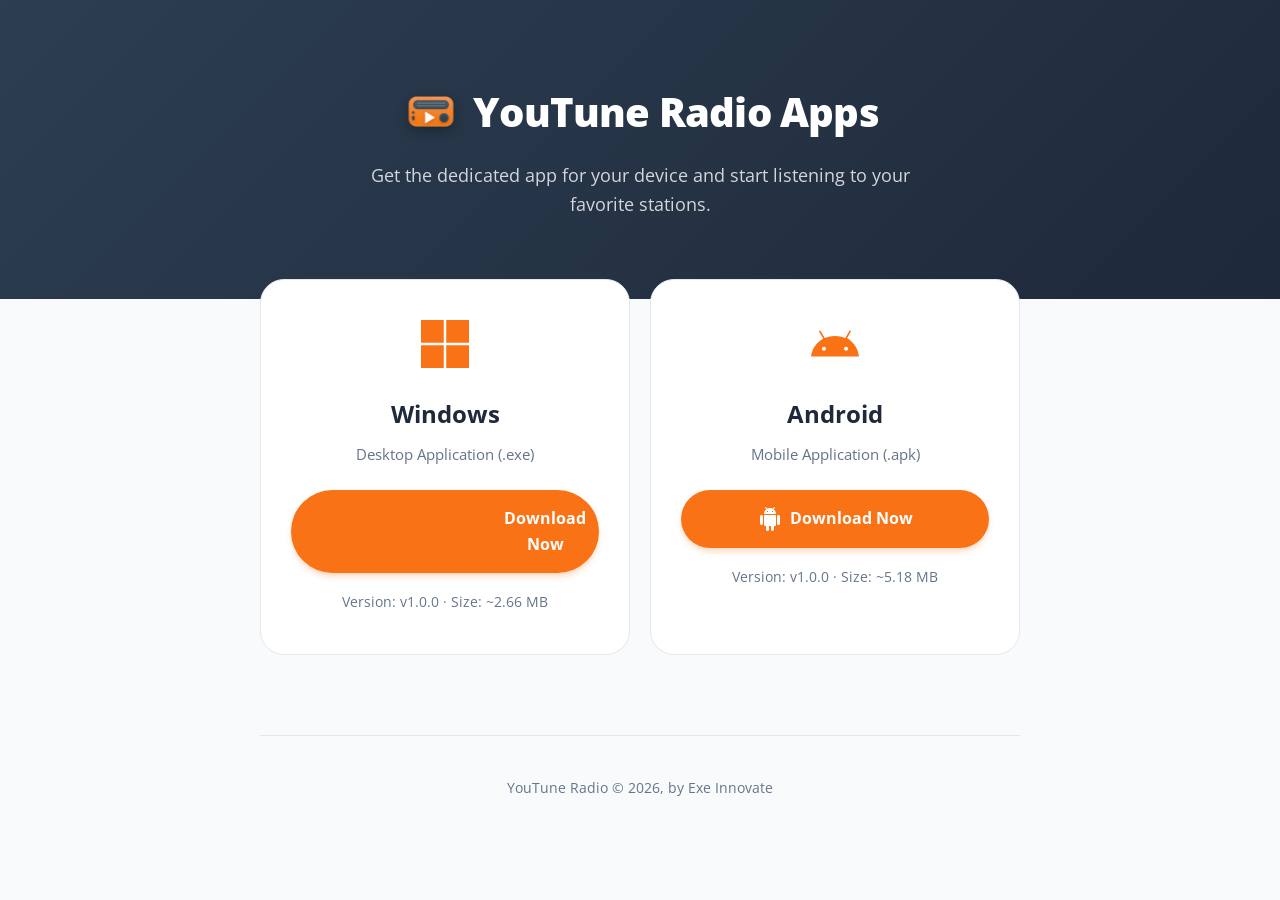
<file: download/index.html>
<!DOCTYPE html>
<html lang="en">
<head>
    <meta charset="UTF-8">
    <meta name="viewport" content="width=device-width, initial-scale=1.0">
    <title>Download YouTune Radio</title>
    <link rel="icon" href="icon-192.png" type="image/png" />
        <meta name="theme-color" content="#2c3e50">
        <script>
            function applyDownloadTheme(isDark) {
                document.documentElement.classList.toggle('dark-mode', isDark);
                const meta = document.querySelector('meta[name="theme-color"]');
                if (meta) meta.setAttribute('content', isDark ? '#111827' : '#2c3e50');
            }
            if (localStorage.getItem('yt_theme') === 'dark') {
                applyDownloadTheme(true);
            } else {
                applyDownloadTheme(false);
            }
        </script>
    <link href="https://fonts.googleapis.com/icon?family=Material+Icons" rel="stylesheet">
    <link href="https://fonts.googleapis.com/css2?family=Open+Sans:wght@400;600;700;800&display=swap" rel="stylesheet">
    <style>
        :root {
            --accent: #f97316;
            --accent-hover: #ea580c;
            --bg-main: #f8fafc;
            --text-dark: #1e293b;
            --text-grey: #64748b;
            --card-bg: #ffffff;
            --border-color: #e2e8f0;
            --header-bg: #2c3e50;
        }

        * { 
            box-sizing: border-box; 
            margin: 0; 
            padding: 0; 
            -webkit-tap-highlight-color: transparent;
            -webkit-user-select: none;
            user-select: none;
        }

        body {
            font-family: 'Open Sans', -apple-system, BlinkMacSystemFont, "Segoe UI", Roboto, Helvetica, Arial, sans-serif;
            background: var(--bg-main);
            color: var(--text-dark);
            line-height: 1.6;
        }

        /* Header */
        .download-header {
            text-align: center;
            padding: 80px 20px;
            background: linear-gradient(135deg, #2c3e50 0%, #1e293b 100%);
            color: white;
        }

        .logo-area {
            display: flex;
            align-items: center;
            justify-content: center;
            gap: 12px;
            margin-bottom: 16px;
        }

        .logo-icon-img {
            width: 60px;
            height: 60px;
            object-fit: contain;
            filter: drop-shadow(0 4px 6px rgba(0, 0, 0, 0.3));
        }

        .download-header h1 {
            font-size: 2.5rem;
            color: white;
            margin: 0;
            letter-spacing: -0.02em;
            font-weight: 800;
        }

        .download-header p {
            color: rgba(255, 255, 255, 0.8);
            font-size: 1.15rem;
            max-width: 600px;
            margin: 0 auto;
        }

        .download-info {
            margin-top: 18px;
            color: var(--text-grey);
            font-size: 0.88rem;
            text-align: center;
        }
        .container {
            max-width: 800px;
            margin: -40px auto 60px;
            padding: 0 20px;
            text-align: center;
        }

        /* Download Grid */
        .download-grid {
            display: grid;
            grid-template-columns: repeat(auto-fit, minmax(280px, 1fr));
            gap: 20px;
            margin-top: 20px;
        }

        /* Cards */
        .download-card {
            background: var(--card-bg);
            border-radius: 24px;
            border: 1px solid var(--border-color);
            padding: 40px 30px;
            transition: all 0.3s cubic-bezier(0.4, 0, 0.2, 1);
            display: flex;
            flex-direction: column;
            align-items: center;
            color: inherit;
        }

        .download-card:hover {
            transform: translateY(-8px);
            box-shadow: 0 20px 25px -5px rgba(0, 0, 0, 0.05);
        }

        .platform-icon {
            margin-bottom: 20px;
        }

        .platform-icon svg {
            width: 48px;
            height: 48px;
            fill: var(--accent);
        }

        .download-card h2 {
            font-size: 1.5rem;
            font-weight: 700;
            margin-bottom: 8px;
            color: var(--text-dark);
        }

        .download-card p {
            color: var(--text-grey);
            font-size: 0.95rem;
            margin-bottom: 24px;
        }

        /* Button */
        .download-btn {
            display: inline-flex;
            align-items: center;
            justify-content: center;
            gap: 8px;
            background: var(--accent);
            color: white;
            padding: 16px 0;
            width: 100%;
            border-radius: 999px;
            font-weight: 700;
            font-size: 1rem;
            transition: all 0.2s;
            text-decoration: none;
            box-shadow: 0 4px 6px -1px rgba(249, 115, 22, 0.3);
            cursor: pointer;
        }

        .download-btn:hover {
            background: var(--accent-hover);
            box-shadow: 0 10px 15px -3px rgba(249, 115, 22, 0.4);
            transform: scale(1.02);
        }

        /* Footer */
        .footer-note {
            margin-top: 80px;
            padding-top: 40px;
            border-top: 1px solid var(--border-color);
            text-align: center;
            color: var(--text-grey);
            font-size: 0.9rem;
        }

        /* --- Mobile Optimizations --- */
        @media (max-width: 640px) {
            .download-header {
                padding: 40px 15px 60px;
            }

            .download-header h1 {
                font-size: 1.75rem;
            }

            .download-header p {
                font-size: 0.95rem;
            }

            .container {
                margin-top: -25px;
                padding: 0 12px;
            }

            .download-grid {
                grid-template-columns: 1fr;
                gap: 12px;
            }

            .download-card {
                padding: 20px 16px; /* Significantly reduced card size */
                border-radius: 16px;
            }

            .platform-icon {
                margin-bottom: 12px;
            }

            .platform-icon svg {
                width: 32px; /* Smaller icons */
                height: 32px;
            }

            .download-card h2 {
                font-size: 1.2rem;
                margin-bottom: 4px;
            }

            .download-card p {
                font-size: 0.85rem;
                margin-bottom: 16px;
            }

            .download-btn {
                padding: 12px 0;
                font-size: 0.9rem;
            }

            .footer-note {
                margin-top: 30px;
            }
        }

        html.dark-mode .download-header {
            background: linear-gradient(135deg, #111827 0%, #0f172a 100%);
        }
            --text-dark: #f8fafc;
            --text-grey: #94a3b8;
            --card-bg: #111827;
            --border-color: #334155;
        }
        html.dark-mode body {
            background: var(--bg-main);
            color: var(--text-dark);
        }

        :focus-visible {
            outline: 2px solid var(--accent);
            outline-offset: 2px;
        }

        @media (prefers-reduced-motion: reduce) {
            *,
            *::before,
            *::after {
                animation-duration: 0.01ms !important;
                animation-iteration-count: 1 !important;
                transition-duration: 0.01ms !important;
                scroll-behavior: auto !important;
            }
        }
    </style>
</head>
<body>

<header class="download-header">
    <div class="logo-area">
        <img src="icon-512.png" alt="YouTune" class="logo-icon-img">
        <h1>YouTune Radio Apps</h1>
    </div>
    <p>Get the dedicated app for your device and start listening to your favorite stations.</p>
</header>

<div class="container">
        <div class="download-grid">
            <!-- Windows Card -->
            <div class="download-card">
                <div class="platform-icon">
                    <svg viewBox="0 0 24 24">
                        <path d="M0 0h11.387v11.387H0V0zm12.613 0H24v11.387H12.613V0zM0 12.613h11.387V24H0V12.613zm12.613 0H24V24H12.613V12.613z"/>
                    </svg>
                </div>
                <h2>Windows</h2>
                <p>Desktop Application (.exe)</p>
                <a href="https://github.com/ypd11/youtune/releases/latest/download/youtuneradio-installer.exe" class="download-btn" download>
                    <span class="material-icons">download</span>
                    <span>Download Now</span>
                </a>
                <div class="download-info">Version: v1.0.0 · Size: ~2.66 MB</div>
            </div>

            <!-- Android Card -->
            <div class="download-card">
                <div class="platform-icon">
                    <svg viewBox="0 0 24 24">
                        <path d="M17.523 15.3414c-.5511 0-.9993-.4486-.9993-.9997s.4482-.9997.9993-.9997c.5511 0 .9993.4486.9993.9997s-.4482.9997-.9993.9997m-11.046 0c-.5511 0-.9993-.4486-.9993-.9997s.4482-.9997.9993-.9997c.5511 0 .9993.4486.9993.9997s-.4482.9997-.9993.9997m11.4045-6.02l1.9973-3.4592a.416.416 0 00-.1521-.5676.416.416 0 00-.5676.1521l-2.0223 3.503C15.5902 8.41 13.8645 8.0053 12 8.0053c-1.8645 0-3.5902.4047-5.1367.9443l-2.0223-3.503a.416.416 0 00-.5676-.1521.416.416 0 00-.1521.5676l1.9973 3.4592C2.6889 11.1859.4129 14.3939.0506 18.261h23.8988c-.3623-3.8671-2.6383-7.0751-6.0639-9.3249"/>
                    </svg>
                </div>
                <h2>Android</h2>
                <p>Mobile Application (.apk)</p>
                <a href="https://github.com/ypd11/youtune/releases/latest/download/youtuneradio.apk" class="download-btn" download>
                    <span class="material-icons">android</span>
                    <span>Download Now</span>
                </a>
                <div class="download-info">Version: v1.0.0 · Size: ~5.18 MB</div>
            </div>
        </div>

    <div class="footer-note">
        <p>YouTune Radio &copy; 2026, by Exe Innovate</p>
    </div>
</div>

</body>
</html>
</file>
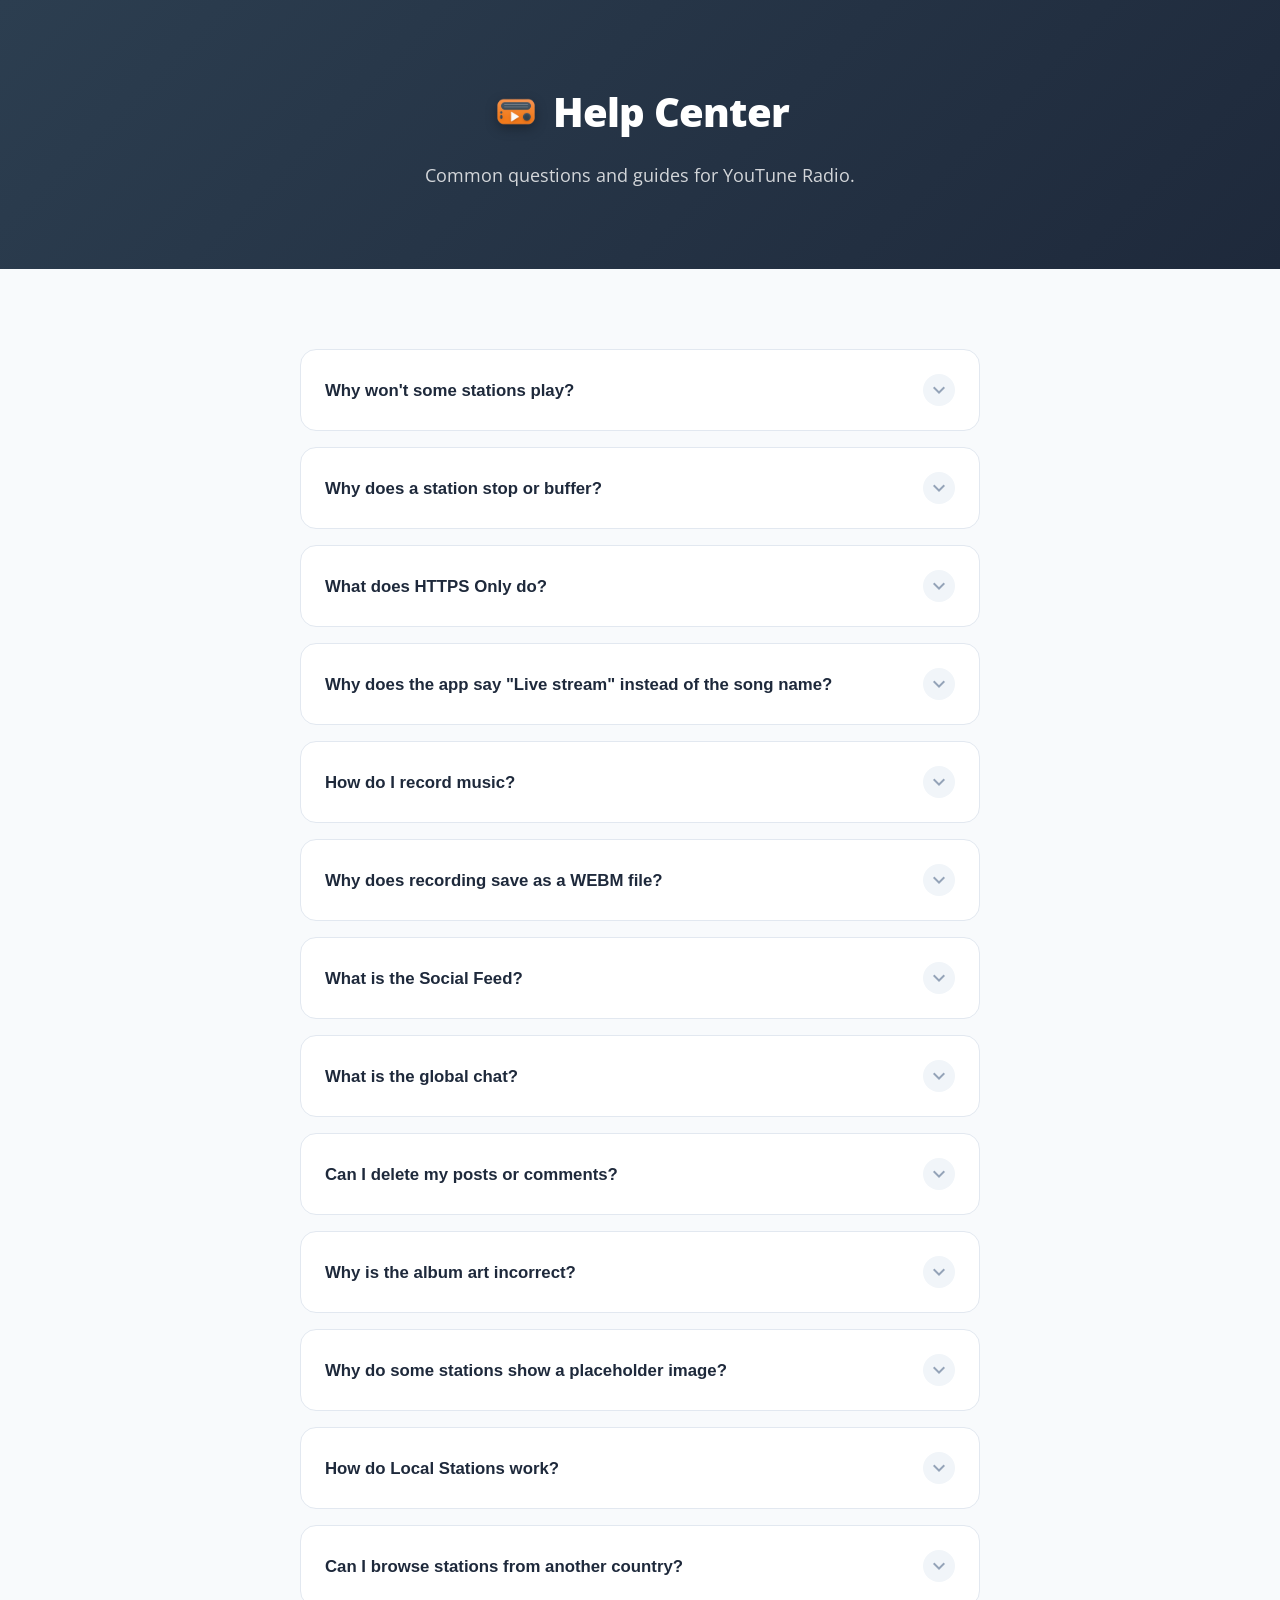
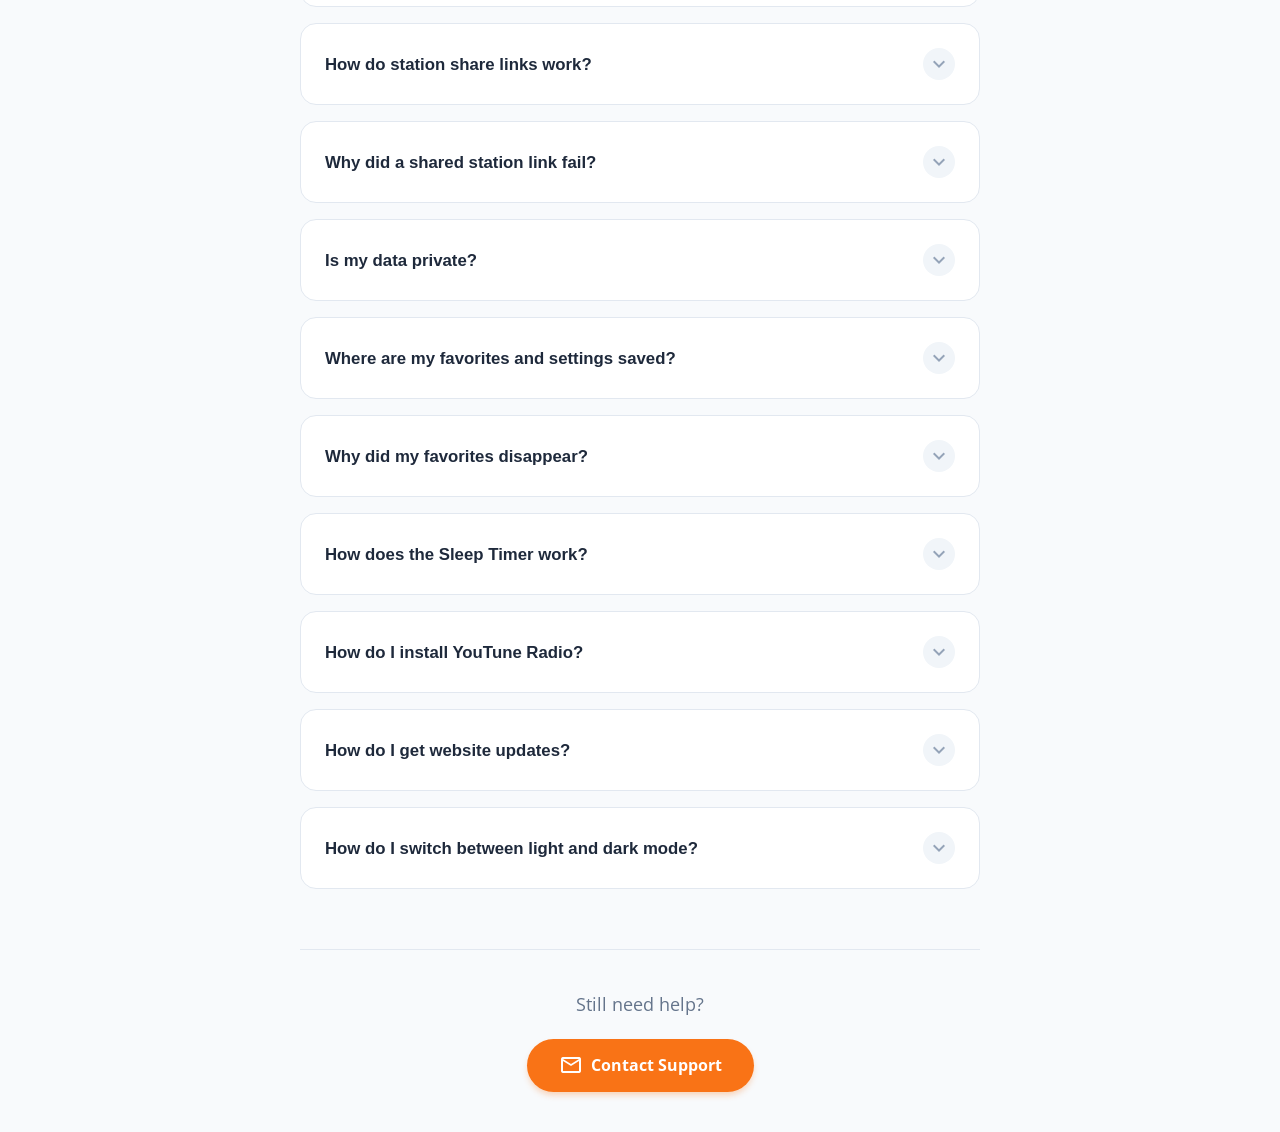
<file: help/index.html>
<!DOCTYPE html>
<html lang="en">
<head>
    <meta charset="UTF-8">
    <meta name="viewport" content="width=device-width, initial-scale=1.0">
    <title>YouTune Radio - Help Center</title>
    <link href="https://fonts.googleapis.com/icon?family=Material+Icons" rel="stylesheet">
    <link href="https://fonts.googleapis.com/css2?family=Open+Sans:wght@400;600;700&display=swap" rel="stylesheet">
    <link rel="icon" href="../icon-192.png" type="image/png">
    <meta name="theme-color" content="#2c3e50">
    <script>
        if (localStorage.getItem('yt_theme') === 'dark') {
            document.documentElement.classList.add('dark-mode');
            var m = document.querySelector('meta[name="theme-color"]');
            if (m) m.setAttribute('content', '#111827');
        }
    </script>
    <link rel="stylesheet" href="style.css">
</head>
<body>

<header class="help-header">
    <div class="logo-area">
        <img src="../icon-512.png" alt="YouTune" class="logo-icon-img">
        <h1>Help Center</h1>
    </div>
    <p>Common questions and guides for YouTune Radio.</p>
</header>

<div class="help-container">
    <div class="faq-list">
        <!-- Playback -->
        <div class="faq-item">
            <button class="faq-question">
                <span>Why won't some stations play?</span>
                <span class="material-icons icon-state">expand_more</span>
            </button>
            <div class="faq-answer">
                <p>Radio streams are hosted by the stations themselves. If a station fails to play, it is usually because:</p>
                <ul>
                    <li>The station's server is temporarily offline.</li>
                    <li>The stream is using an insecure connection (HTTP). Try toggling <strong>HTTPS Only</strong> off in Settings.</li>
                    <li>The stream is geo-blocked in your country.</li>
                </ul>
            </div>
        </div>

        <div class="faq-item">
            <button class="faq-question">
                <span>Why does a station stop or buffer?</span>
                <span class="material-icons icon-state">expand_more</span>
            </button>
            <div class="faq-answer">
                <p>Most buffering issues come from the station's own stream server or the network between you and that station. Try another station first. If only one station has trouble, the stream is likely overloaded, offline, or unstable.</p>
                <p>If many stations buffer, check your internet connection, disable VPN/proxy tools temporarily, or try switching <strong>HTTPS Only</strong> off in Settings.</p>
            </div>
        </div>

        <div class="faq-item">
            <button class="faq-question">
                <span>What does HTTPS Only do?</span>
                <span class="material-icons icon-state">expand_more</span>
            </button>
            <div class="faq-answer">
                <p><strong>HTTPS Only</strong> hides radio streams that do not use secure HTTPS links. This can make playback safer and cleaner in modern browsers.</p>
                <p>Some older stations still use HTTP streams. If a station will not play or your results feel too limited, turn HTTPS Only off in Settings and try again.</p>
            </div>
        </div>

        <div class="faq-item">
            <button class="faq-question">
                <span>Why does the app say "Live stream" instead of the song name?</span>
                <span class="material-icons icon-state">expand_more</span>
            </button>
            <div class="faq-answer">
                <p>Song information comes from the radio station. Some stations send artist and title data, while others send nothing, send old data, or send technical text that is not useful.</p>
                <p>When YouTune Radio cannot confirm that the metadata is a real song or program title, it shows <strong>Live stream</strong> so the player stays clean and readable.</p>
            </div>
        </div>

        <!-- Recording -->
        <div class="faq-item">
            <button class="faq-question">
                <span>How do I record music?</span>
                <span class="material-icons icon-state">expand_more</span>
            </button>
            <div class="faq-answer">
                <p>To record a stream:</p>
                <ol>
                    <li>Open the <strong>Now Playing</strong> view (tap the bottom player bar).</li>
                    <li>Tap the <strong>Record</strong> button (circle icon).</li>
                    <li>When finished, tap it again to stop.</li>
                </ol>
                <p>The recording will be saved to your device as a high-quality <code>.webm</code> audio file.</p>
            </div>
        </div>

        <div class="faq-item">
            <button class="faq-question">
                <span>Why does recording save as a WEBM file?</span>
                <span class="material-icons icon-state">expand_more</span>
            </button>
            <div class="faq-answer">
                <p>Browsers record audio using the formats they support safely and reliably. On most modern browsers, that means <code>.webm</code>.</p>
                <p>You can play WEBM audio in modern browsers and many media players. If you need another format, you can convert the file with a trusted audio converter.</p>
            </div>
        </div>

        <!-- Social -->
        <div class="faq-item">
            <button class="faq-question">
                <span>What is the Social Feed?</span>
                <span class="material-icons icon-state">expand_more</span>
            </button>
            <div class="faq-answer">
                <p>The Social Feed is a community space where listeners can post messages, share stations, and comment on others' posts. It connects you with listeners worldwide in real-time.</p>
            </div>
        </div>

        <div class="faq-item">
            <button class="faq-question">
                <span>What is the global chat?</span>
                <span class="material-icons icon-state">expand_more</span>
            </button>
            <div class="faq-answer">
                <p>The global chat is a live room for listeners who are online at the same time. You can send messages, reply to another listener, like a message, or block a user from your own chat view.</p>
                <p>Your nickname can be changed from Chat Settings.</p>
            </div>
        </div>

        <div class="faq-item">
            <button class="faq-question">
                <span>Can I delete my posts or comments?</span>
                <span class="material-icons icon-state">expand_more</span>
            </button>
            <div class="faq-answer">
                <p>Yes. Posts and comments created with your current browser identity can be deleted by you. If you clear browser storage or use another browser/device, the app may no longer recognize those older posts as yours.</p>
            </div>
        </div>

        <!-- Artwork -->
        <div class="faq-item">
            <button class="faq-question">
                <span>Why is the album art incorrect?</span>
                <span class="material-icons icon-state">expand_more</span>
            </button>
            <div class="faq-answer">
                <p>We fetch artwork from iTunes based on the song title sent by the radio station. If the station sends generic text (like "News" or "Station ID"), the artwork search may return unrelated images.</p>
            </div>
        </div>

        <div class="faq-item">
            <button class="faq-question">
                <span>Why do some stations show a placeholder image?</span>
                <span class="material-icons icon-state">expand_more</span>
            </button>
            <div class="faq-answer">
                <p>Some stations do not provide a logo, and some artwork sources may fail to load. When that happens, YouTune Radio shows a placeholder image instead of leaving a broken image on the screen.</p>
            </div>
        </div>

        <!-- Local Stations -->
        <div class="faq-item">
            <button class="faq-question">
                <span>How do Local Stations work?</span>
                <span class="material-icons icon-state">expand_more</span>
            </button>
            <div class="faq-answer">
                <p>Local Stations uses your browser's location permission to detect your country, then loads live radio stations from that country. The app only needs the country code for this feature.</p>
                <p>If location access is blocked,  your device location services are off, or the page is not running on HTTPS/localhost, automatic local station detection may not work.</p>
            </div>
        </div>

        <div class="faq-item">
            <button class="faq-question">
                <span>Can I browse stations from another country?</span>
                <span class="material-icons icon-state">expand_more</span>
            </button>
            <div class="faq-answer">
                <p>Yes. Use the country browser or search tools to find stations from other countries. Local Stations is only a shortcut for your detected country.</p>
            </div>
        </div>

        <!-- Sharing -->
        <div class="faq-item">
            <button class="faq-question">
                <span>How do station share links work?</span>
                <span class="material-icons icon-state">expand_more</span>
            </button>
            <div class="faq-answer">
                <p>When you play a station, the page URL updates with that station's id. Sharing that URL lets someone open YouTune Radio directly to the same station.</p>
                <p>If their browser allows playback, the station will start from that shared link. Some browsers may still require the listener to tap Play first.</p>
            </div>
        </div>

        <div class="faq-item">
            <button class="faq-question">
                <span>Why did a shared station link fail?</span>
                <span class="material-icons icon-state">expand_more</span>
            </button>
            <div class="faq-answer">
                <p>A shared link can fail if the station was removed from the directory, changed its stream address, is temporarily offline, or is blocked in the listener's country.</p>
            </div>
        </div>

        <!-- Data -->
        <div class="faq-item">
            <button class="faq-question">
                <span>Is my data private?</span>
                <span class="material-icons icon-state">expand_more</span>
            </button>
            <div class="faq-answer">
                <p>Yes. Your favorites, search history, and settings are stored locally on your device. We do not track your personal listening habits.</p>
            </div>
        </div>

        <div class="faq-item">
            <button class="faq-question">
                <span>Where are my favorites and settings saved?</span>
                <span class="material-icons icon-state">expand_more</span>
            </button>
            <div class="faq-answer">
                <p>Favorites, recent stations, search history, volume, theme, and player settings are saved in your browser's local storage. They stay on the same browser and device unless you clear site data.</p>
            </div>
        </div>

        <div class="faq-item">
            <button class="faq-question">
                <span>Why did my favorites disappear?</span>
                <span class="material-icons icon-state">expand_more</span>
            </button>
            <div class="faq-answer">
                <p>Favorites can disappear if browser site data is cleared, private browsing is used, a cleanup app removes local storage, or you switch to a different browser/device.</p>
            </div>
        </div>

        <!-- Sleep Timer -->
        <div class="faq-item">
            <button class="faq-question">
                <span>How does the Sleep Timer work?</span>
                <span class="material-icons icon-state">expand_more</span>
            </button>
            <div class="faq-answer">
                <p>You can set a timer in the <strong>Now Playing</strong> view (clock icon). The audio will automatically stop after the selected duration, perfect for listening while falling asleep.</p>
            </div>
        </div>

        <div class="faq-item">
            <button class="faq-question">
                <span>How do I install YouTune Radio?</span>
                <span class="material-icons icon-state">expand_more</span>
            </button>
            <div class="faq-answer">
                <p>If your browser supports installation, open the browser menu and choose <strong>Install app</strong> or <strong>Add to home screen</strong>. Installed mode gives YouTune Radio a more app-like window.</p>
            </div>
        </div>

        <div class="faq-item">
            <button class="faq-question">
                <span>How do I get website updates?</span>
                <span class="material-icons icon-state">expand_more</span>
            </button>
            <div class="faq-answer">
                <p>YouTune Radio uses a service worker so the website can load quickly. When a new version is published, the browser may update the cached files automatically after a refresh or after reopening the app.</p>
                <p>If something looks outdated, close all YouTune Radio tabs and open the site again. You can also clear site data from your browser settings if needed.</p>
            </div>
        </div>

        <div class="faq-item">
            <button class="faq-question">
                <span>How do I switch between light and dark mode?</span>
                <span class="material-icons icon-state">expand_more</span>
            </button>
            <div class="faq-answer">
                <p>Open Settings and use the theme option to switch between light and dark mode. Your choice is saved on this browser.</p>
            </div>
        </div>
    </div>

    <div class="footer-actions">
        <p>Still need help?</p>
        <a href="mailto:exeinn.info@gmail.com" class="contact-btn">
            <span class="material-icons">mail_outline</span>
            <span>Contact Support</span>
        </a>
    </div>
</div>

<script src="script.js"></script>
</body>
</html>
</file>
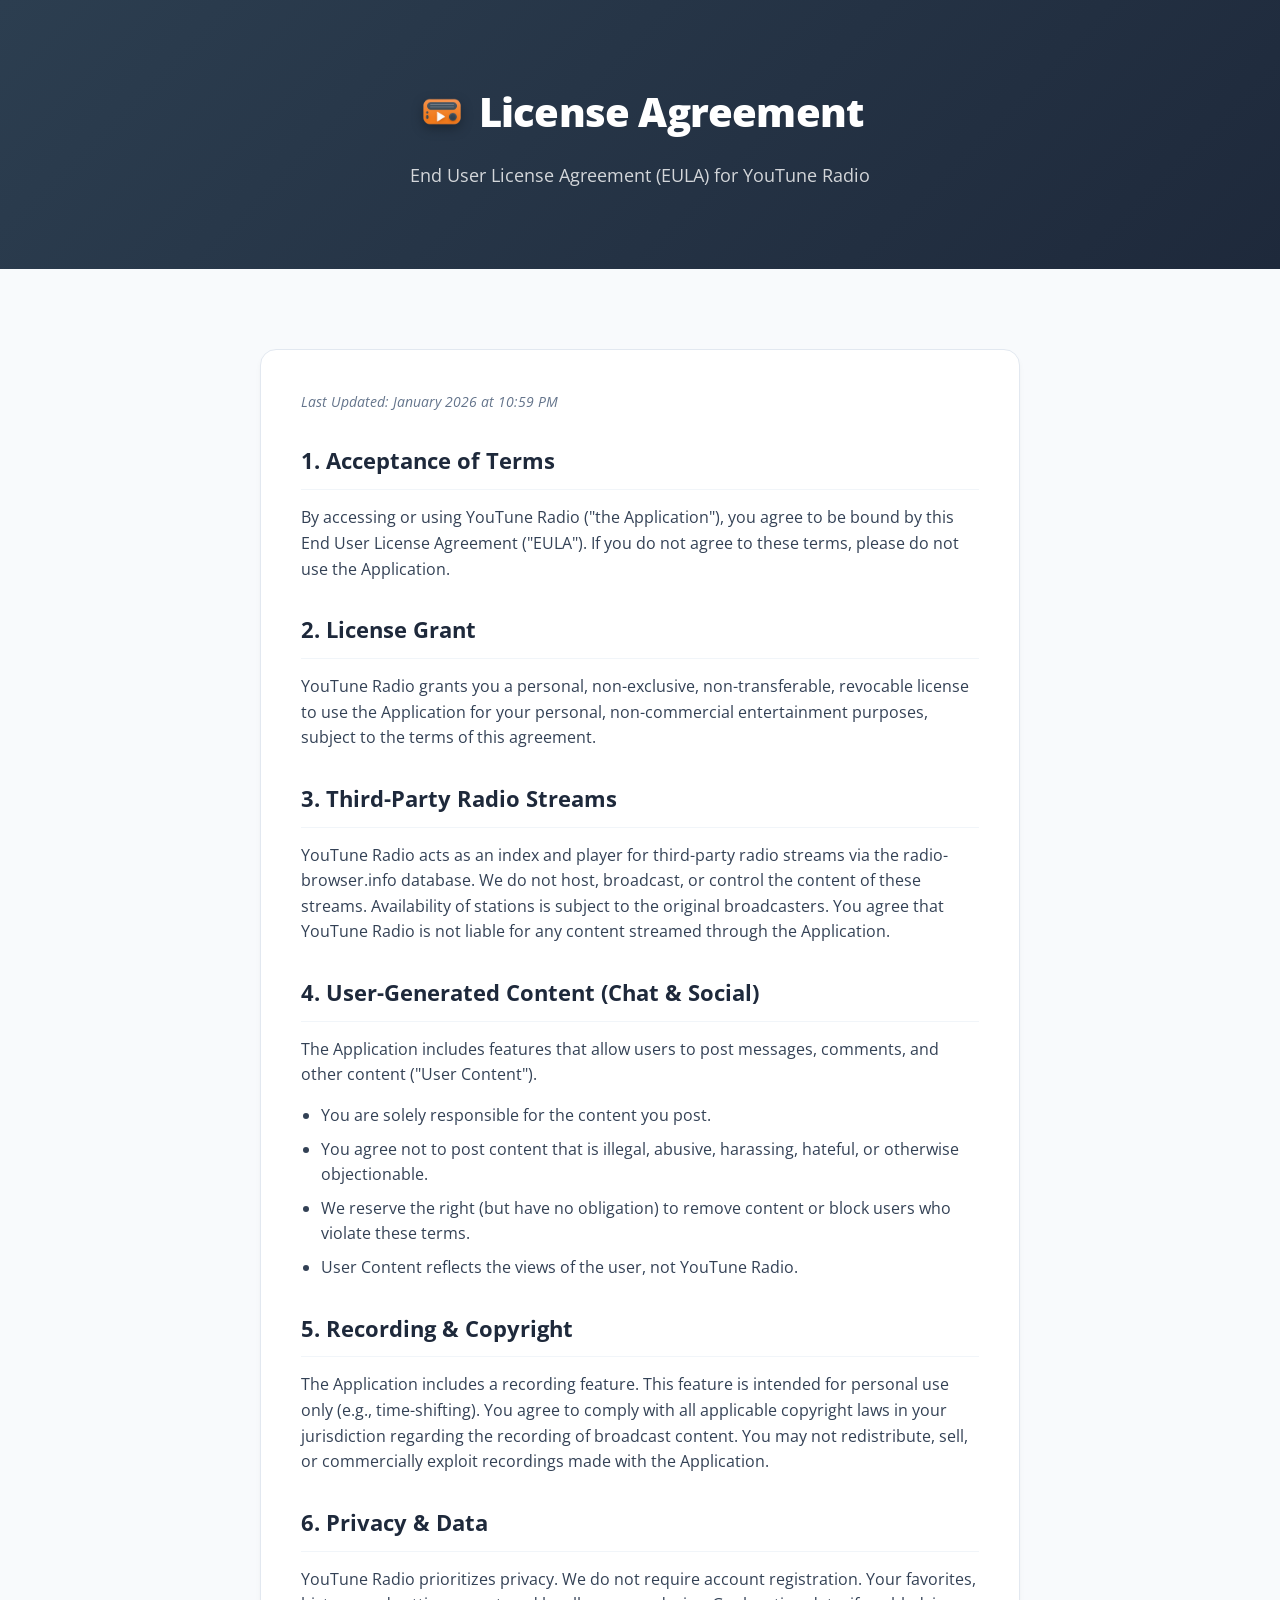
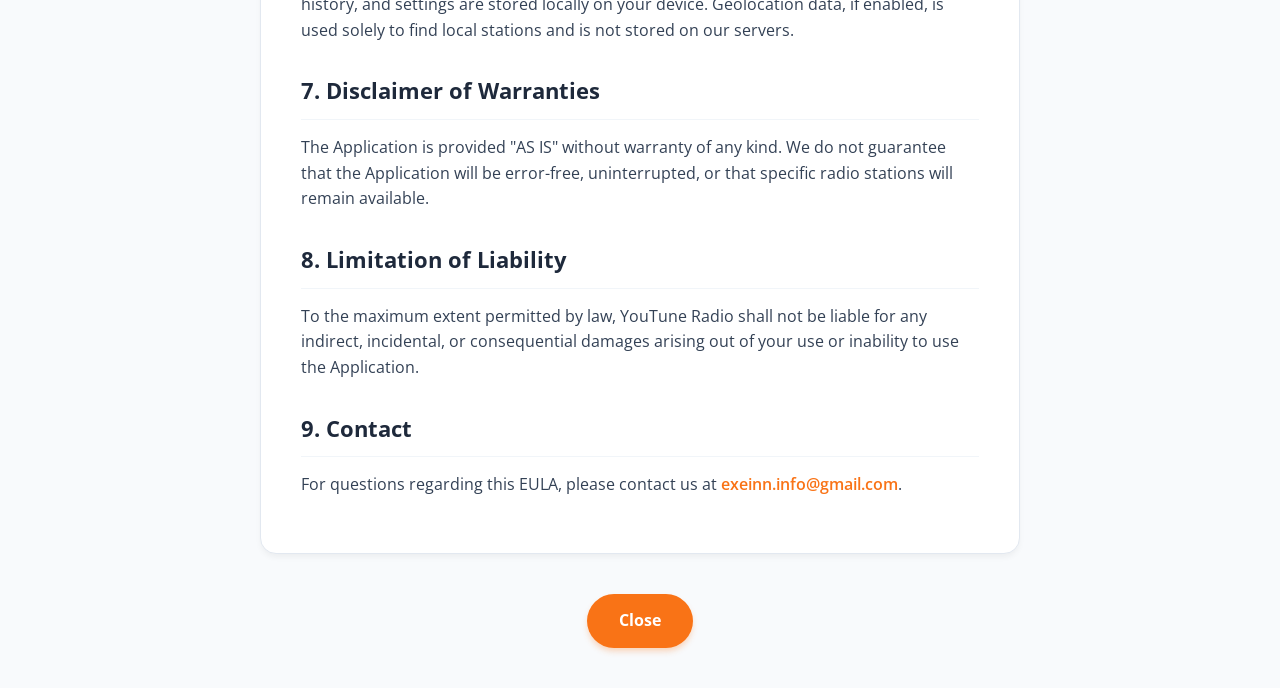
<file: license/index.html>
<!DOCTYPE html>
<html lang="en">
<head>
    <meta charset="UTF-8">
    <meta name="viewport" content="width=device-width, initial-scale=1.0">
    <title>YouTune Radio - EULA</title>
    <link href="https://fonts.googleapis.com/icon?family=Material+Icons" rel="stylesheet">
    <link href="https://fonts.googleapis.com/css2?family=Open+Sans:wght@400;600;700&display=swap" rel="stylesheet">
    <link rel="icon" href="../icon-192.png" type="image/png">
    <meta name="theme-color" content="#2c3e50">
    <script>
        if (localStorage.getItem('yt_theme') === 'dark') {
            document.documentElement.classList.add('dark-mode');
            var m = document.querySelector('meta[name="theme-color"]');
            if (m) m.setAttribute('content', '#111827');
        }
    </script>
    <link rel="stylesheet" href="style.css">
</head>
<body>

<header class="page-header">
    <div class="logo-area">
        <img src="../icon-512.png" alt="YouTune" class="logo-icon-img">
        <h1>License Agreement</h1>
    </div>
    <p>End User License Agreement (EULA) for YouTune Radio</p>
</header>

<div class="content-container">
    <div class="legal-text">
        <p class="last-updated">Last Updated: January 2026 at 10:59 PM</p>

        <h2>1. Acceptance of Terms</h2>
        <p>By accessing or using YouTune Radio ("the Application"), you agree to be bound by this End User License Agreement ("EULA"). If you do not agree to these terms, please do not use the Application.</p>

        <h2>2. License Grant</h2>
        <p>YouTune Radio grants you a personal, non-exclusive, non-transferable, revocable license to use the Application for your personal, non-commercial entertainment purposes, subject to the terms of this agreement.</p>

        <h2>3. Third-Party Radio Streams</h2>
        <p>YouTune Radio acts as an index and player for third-party radio streams via the radio-browser.info database. We do not host, broadcast, or control the content of these streams. Availability of stations is subject to the original broadcasters. You agree that YouTune Radio is not liable for any content streamed through the Application.</p>

        <h2>4. User-Generated Content (Chat & Social)</h2>
        <p>The Application includes features that allow users to post messages, comments, and other content ("User Content").</p>
        <ul>
            <li>You are solely responsible for the content you post.</li>
            <li>You agree not to post content that is illegal, abusive, harassing, hateful, or otherwise objectionable.</li>
            <li>We reserve the right (but have no obligation) to remove content or block users who violate these terms.</li>
            <li>User Content reflects the views of the user, not YouTune Radio.</li>
        </ul>

        <h2>5. Recording & Copyright</h2>
        <p>The Application includes a recording feature. This feature is intended for personal use only (e.g., time-shifting). You agree to comply with all applicable copyright laws in your jurisdiction regarding the recording of broadcast content. You may not redistribute, sell, or commercially exploit recordings made with the Application.</p>

        <h2>6. Privacy & Data</h2>
        <p>YouTune Radio prioritizes privacy. We do not require account registration. Your favorites, history, and settings are stored locally on your device. Geolocation data, if enabled, is used solely to find local stations and is not stored on our servers.</p>

        <h2>7. Disclaimer of Warranties</h2>
        <p>The Application is provided "AS IS" without warranty of any kind. We do not guarantee that the Application will be error-free, uninterrupted, or that specific radio stations will remain available.</p>

        <h2>8. Limitation of Liability</h2>
        <p>To the maximum extent permitted by law, YouTune Radio shall not be liable for any indirect, incidental, or consequential damages arising out of your use or inability to use the Application.</p>

        <h2>9. Contact</h2>
        <p>For questions regarding this EULA, please contact us at <a href="mailto:exeinn.info@gmail.com">exeinn.info@gmail.com</a>.</p>
    </div>

    <div class="footer-actions">
        <a href="../index.html" class="contact-btn" onclick="closeTab(event)">Close</a>
    </div>
</div>

<script src="script.js"></script>
</body>
</html>
</file>
<file: help/style.css>
:root {
    --accent: #f97316;
    --accent-hover: #ea580c;
    --bg-main: #f8fafc;
    --text-dark: #1e293b;
    --text-grey: #64748b;
    --card-bg: #ffffff;
    --border-color: #e2e8f0;
    --header-bg: #2c3e50;
}

* { 
    box-sizing: border-box; 
    margin: 0; 
    padding: 0; 
    -webkit-tap-highlight-color: transparent;
    -webkit-user-select: none;
    -moz-user-select: none;
    -ms-user-select: none;
    user-select: none;
}

input, textarea {
    -webkit-user-select: text;
    -moz-user-select: text;
    -ms-user-select: text;
    user-select: text;
}

body {
    font-family: 'Open Sans', -apple-system, BlinkMacSystemFont, "Segoe UI", Roboto, Helvetica, Arial, sans-serif;
    background: var(--bg-main);
    color: var(--text-dark);
    padding: 0;
    line-height: 1.6;
}

.help-container {
    max-width: 720px;
    margin: 0 auto;
    padding: 40px 20px;
}

/* Header */
.help-header {
    text-align: center;
    margin-bottom: 40px;
    padding: 80px 20px;
    background: linear-gradient(135deg, #2c3e50 0%, #1e293b 100%);
    color: white;
    border-radius: 0;
    box-shadow: none;
    border: none;
}
.logo-area {
    display: flex;
    align-items: center;
    justify-content: center;
    gap: 12px;
    margin-bottom: 16px;
}
.logo-icon-img {
    width: 50px;
    height: 50px;
    object-fit: contain;
    filter: drop-shadow(0 4px 6px rgba(0, 0, 0, 0.3));
}
.help-header h1 {
    font-size: 2.5rem;
    color: white;
    margin: 0;
    letter-spacing: -0.02em;
    font-weight: 800;
}
.help-header p {
    color: rgba(255, 255, 255, 0.8);
    font-size: 1.15rem;
    max-width: 500px;
    margin: 0 auto;
}

/* FAQ List */
.faq-list {
    display: flex;
    flex-direction: column;
    gap: 16px;
}

.faq-item {
    background: var(--card-bg);
    border-radius: 16px;
    border: 1px solid var(--border-color);
    overflow: hidden;
    transition: all 0.3s cubic-bezier(0.4, 0, 0.2, 1);
}
.faq-item:hover {
    border-color: #cbd5e1;
    transform: translateY(-2px);
    box-shadow: 0 10px 15px -3px rgba(0, 0, 0, 0.05);
}
.faq-item.active {
    border-color: var(--accent);
    box-shadow: 0 10px 25px -5px rgba(249, 115, 22, 0.15);
}

.faq-question {
    width: 100%;
    background: none;
    border: none;
    padding: 24px;
    text-align: left;
    font-size: 1.05rem;
    font-weight: 700;
    color: var(--text-dark);
    display: flex;
    justify-content: space-between;
    align-items: center;
    cursor: pointer;
    line-height: 1.4;
}
.faq-question span:first-child {
    padding-right: 20px;
}
.faq-question .icon-state {
    color: #94a3b8;
    transition: transform 0.3s cubic-bezier(0.4, 0, 0.2, 1), color 0.3s;
    background: #f1f5f9;
    border-radius: 50%;
    padding: 4px;
    font-size: 24px;
    width: 32px;
    height: 32px;
    display: flex;
    align-items: center;
    justify-content: center;
}

.faq-item.active .icon-state {
    transform: rotate(180deg);
    color: white;
    background: var(--accent);
}

.faq-answer {
    max-height: 0;
    overflow: hidden;
    transition: max-height 0.4s cubic-bezier(0.4, 0, 0.2, 1);
    background: #ffffff;
}

.faq-answer-content {
    padding: 0 24px 24px;
    color: var(--text-grey);
    font-size: 1rem;
    line-height: 1.7;
}
.faq-answer p { margin-bottom: 12px; }
.faq-answer p:last-child { margin-bottom: 0; }
.faq-answer ul, .faq-answer ol {
    margin-left: 20px;
    margin-bottom: 12px;
    padding-left: 10px;
}
.faq-answer li { 
    margin-bottom: 8px; 
    padding-left: 5px;
}
.faq-answer code {
    background: #f1f5f9;
    padding: 2px 6px;
    border-radius: 4px;
    font-family: monospace;
    color: var(--accent);
    font-size: 0.9em;
}

/* Footer */
.footer-actions {
    text-align: center;
    margin-top: 60px;
    padding-top: 40px;
    border-top: 1px solid var(--border-color);
}
.footer-actions p {
    margin-bottom: 20px;
    color: var(--text-grey);
    font-size: 1.1rem;
}
.contact-btn {
    display: inline-flex;
    align-items: center;
    gap: 8px;
    background: var(--accent);
    color: white;
    text-decoration: none;
    padding: 14px 32px;
    border-radius: 999px;
    font-weight: 700;
    font-size: 1rem;
    transition: all 0.2s;
    box-shadow: 0 4px 6px -1px rgba(249, 115, 22, 0.3);
}
.contact-btn:hover { 
    background: var(--accent-hover);
    transform: translateY(-2px);
    box-shadow: 0 10px 15px -3px rgba(249, 115, 22, 0.4);
}

html.dark-mode {
    color-scheme: dark;
    --bg-main: #0f172a;
    --text-dark: #f8fafc;
    --text-grey: #94a3b8;
    --card-bg: #111827;
    --border-color: #334155;
}
html.dark-mode body {
    background: var(--bg-main);
    color: var(--text-dark);
}
html.dark-mode .faq-item:hover {
    border-color: #475569;
}
html.dark-mode .faq-answer {
    background: var(--card-bg);
}
html.dark-mode .faq-answer code {
    background: #1f2937;
}
html.dark-mode .faq-question .icon-state {
    background: #1f2937;
    color: #94a3b8;
}
html.dark-mode .faq-item.active .icon-state {
    color: white;
    background: var(--accent);
}

html.dark-mode .help-header {
    background: linear-gradient(135deg, #111827 0%, #0f172a 100%);
}
    outline: 2px solid var(--accent);
    outline-offset: 2px;
}

@media (prefers-reduced-motion: reduce) {
    *,
    *::before,
    *::after {
        animation-duration: 0.01ms !important;
        animation-iteration-count: 1 !important;
        transition-duration: 0.01ms !important;
        scroll-behavior: auto !important;
    }
}
</file>
<file: license/style.css>
:root {
    --accent: #f97316;
    --accent-hover: #ea580c;
    --bg-main: #f8fafc;
    --text-dark: #1e293b;
    --text-grey: #64748b;
    --card-bg: #ffffff;
    --border-color: #e2e8f0;
    --header-bg: #2c3e50;
}

* { 
    box-sizing: border-box; 
    margin: 0; 
    padding: 0; 
    -webkit-tap-highlight-color: transparent;
    -webkit-user-select: none;
    -moz-user-select: none;
    -ms-user-select: none;
    user-select: none;
}

body {
    font-family: 'Open Sans', -apple-system, BlinkMacSystemFont, "Segoe UI", Roboto, Helvetica, Arial, sans-serif;
    background: var(--bg-main);
    color: var(--text-dark);
    padding: 0;
    line-height: 1.6;
}

.content-container {
    max-width: 800px;
    margin: 0 auto;
    padding: 40px 20px;
}

/* Header */
.page-header {
    text-align: center;
    margin-bottom: 40px;
    padding: 80px 20px;
    background: linear-gradient(135deg, #2c3e50 0%, #1e293b 100%);
    color: white;
}
.logo-area {
    display: flex;
    align-items: center;
    justify-content: center;
    gap: 12px;
    margin-bottom: 16px;
}
.logo-icon-img {
    width: 50px;
    height: 50px;
    object-fit: contain;
    filter: drop-shadow(0 4px 6px rgba(0, 0, 0, 0.3));
}
.page-header h1 {
    font-size: 2.5rem;
    color: white;
    margin: 0;
    letter-spacing: -0.02em;
    font-weight: 800;
}
.page-header p {
    color: rgba(255, 255, 255, 0.8);
    font-size: 1.15rem;
    max-width: 500px;
    margin: 0 auto;
}

/* Legal Text */
.legal-text {
    background: var(--card-bg);
    padding: 40px;
    border-radius: 16px;
    border: 1px solid var(--border-color);
    box-shadow: 0 4px 6px -1px rgba(0, 0, 0, 0.05);
}

.last-updated {
    font-size: 0.9rem;
    color: var(--text-grey);
    margin-bottom: 30px;
    font-style: italic;
}

h2 {
    font-size: 1.4rem;
    color: var(--text-dark);
    margin-top: 30px;
    margin-bottom: 15px;
    border-bottom: 1px solid #f1f5f9;
    padding-bottom: 10px;
}
h2:first-of-type { margin-top: 0; }

p {
    margin-bottom: 15px;
    color: #334155;
    font-size: 1rem;
}

ul {
    margin-bottom: 15px;
    padding-left: 20px;
    color: #334155;
}
li {
    margin-bottom: 8px;
}

a {
    color: var(--accent);
    text-decoration: none;
    font-weight: 600;
}
a:hover { text-decoration: underline; }

/* Footer */
.footer-actions {
    text-align: center;
    margin-top: 40px;
}
.contact-btn {
    display: inline-block;
    background: var(--accent);
    color: white;
    text-decoration: none;
    padding: 14px 32px;
    border-radius: 999px;
    font-weight: 700;
    font-size: 1rem;
    transition: all 0.2s;
    box-shadow: 0 4px 6px -1px rgba(249, 115, 22, 0.3);
}
.contact-btn:hover { 
    background: var(--accent-hover);
    transform: translateY(-2px);
    box-shadow: 0 10px 15px -3px rgba(249, 115, 22, 0.4);
    text-decoration: none;
}

@media (max-width: 600px) {
    .legal-text {
        padding: 20px;
    }
    .page-header {
        padding: 60px 20px;
    }
    .page-header h1 {
        font-size: 2rem;
    }
}

html.dark-mode {
    color-scheme: dark;
    --bg-main: #0f172a;
    --text-dark: #f8fafc;
    --text-grey: #94a3b8;
    --card-bg: #111827;
    --border-color: #334155;
}

html.dark-mode .page-header {
    background: linear-gradient(135deg, #111827 0%, #0f172a 100%);
}

html.dark-mode .legal-text,
html.dark-mode .content-container {
    color: var(--text-dark);
}

html.dark-mode h2 {
    color: var(--text-dark);
    border-bottom-color: var(--border-color);
}

html.dark-mode p,
html.dark-mode li {
    color: var(--text-grey);
}

html.dark-mode a {
    color: var(--accent);
}

html.dark-mode .contact-btn {
    background: var(--card-bg);
    color: var(--text-dark);
    border: 1px solid var(--border-color);
}

html.dark-mode .contact-btn:hover {
    background: var(--surface-soft, #1e293b);
}
    color-scheme: dark;
    --bg-main: #0f172a;
    --text-dark: #f8fafc;
    --text-grey: #94a3b8;
    --card-bg: #111827;
    --border-color: #334155;
}
html.dark-mode body {
    background: var(--bg-main);
    color: var(--text-dark);
}
html.dark-mode h2 {
    border-bottom-color: var(--border-color);
}
html.dark-mode p,
html.dark-mode ul {
    color: #cbd5e1;
}

:focus-visible {
    outline: 2px solid var(--accent);
    outline-offset: 2px;
}

@media (prefers-reduced-motion: reduce) {
    *,
    *::before,
    *::after {
        animation-duration: 0.01ms !important;
        animation-iteration-count: 1 !important;
        transition-duration: 0.01ms !important;
        scroll-behavior: auto !important;
    }
}
</file>
